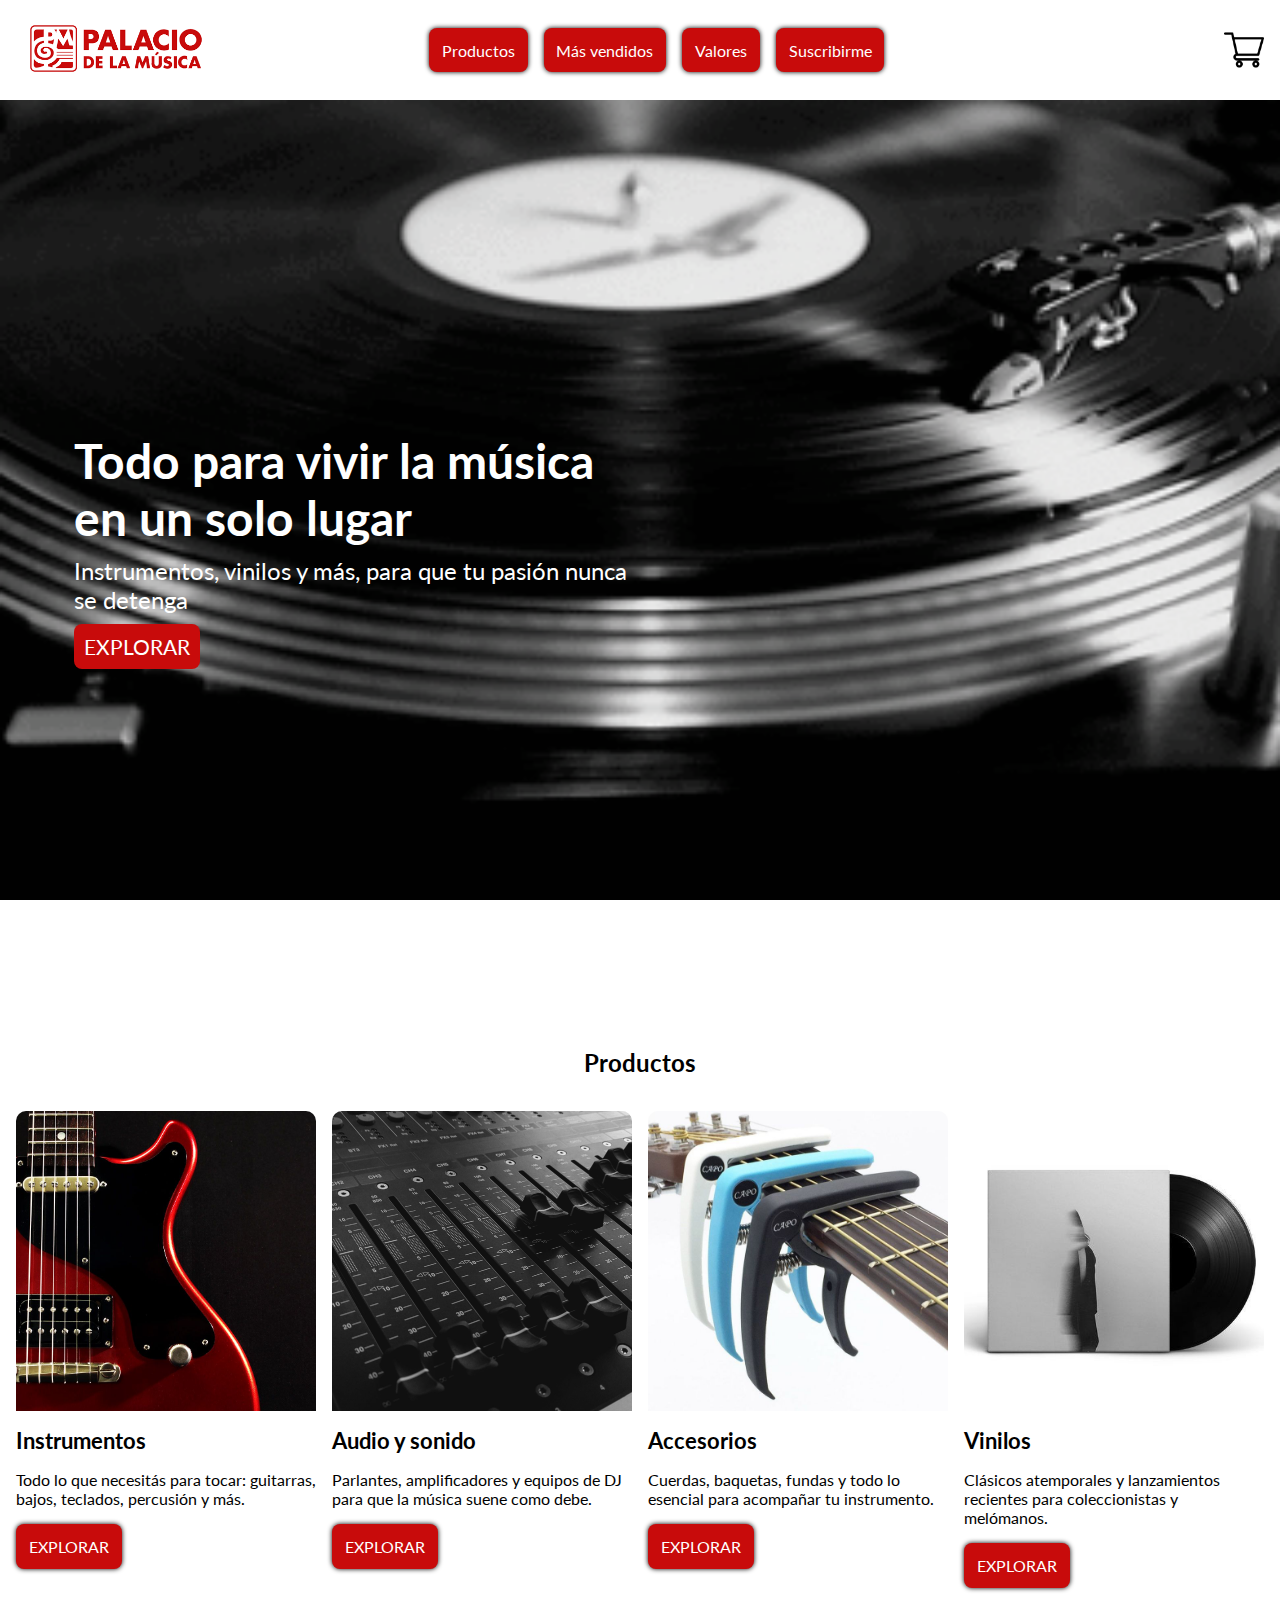
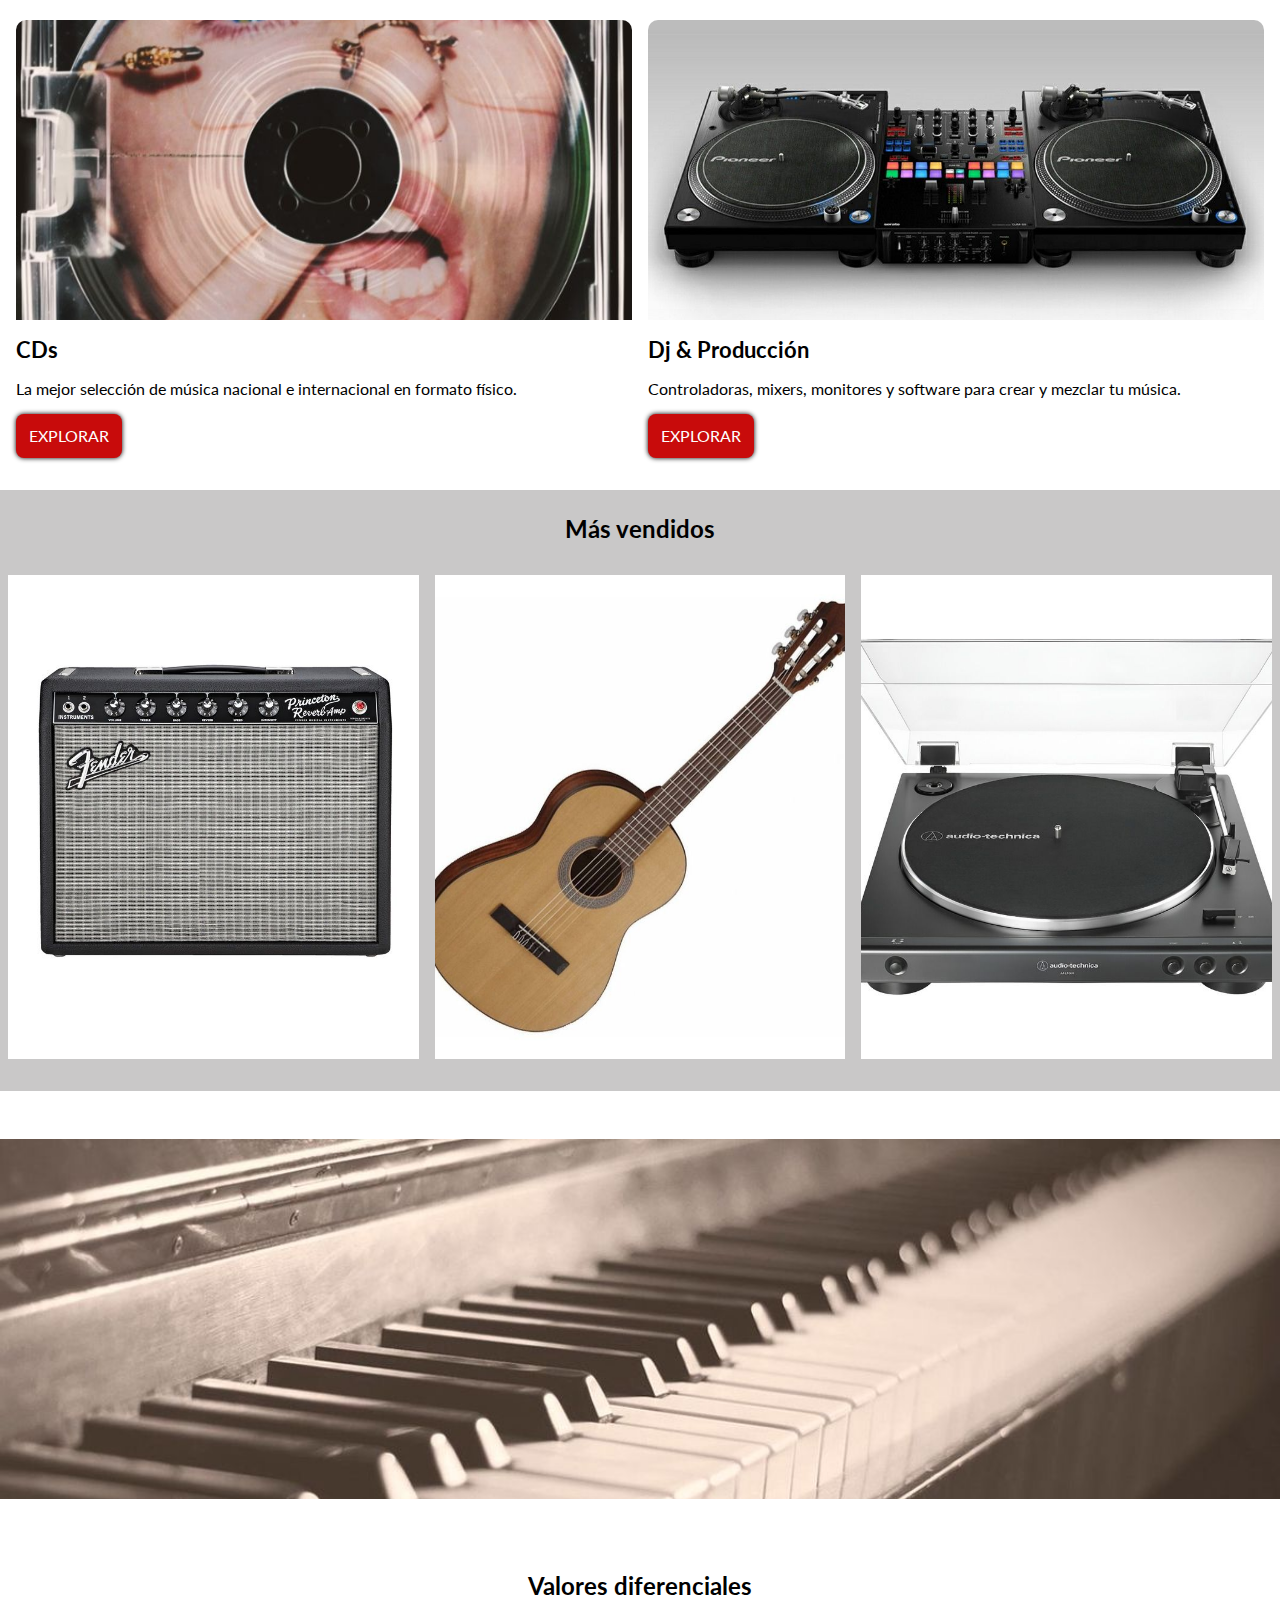
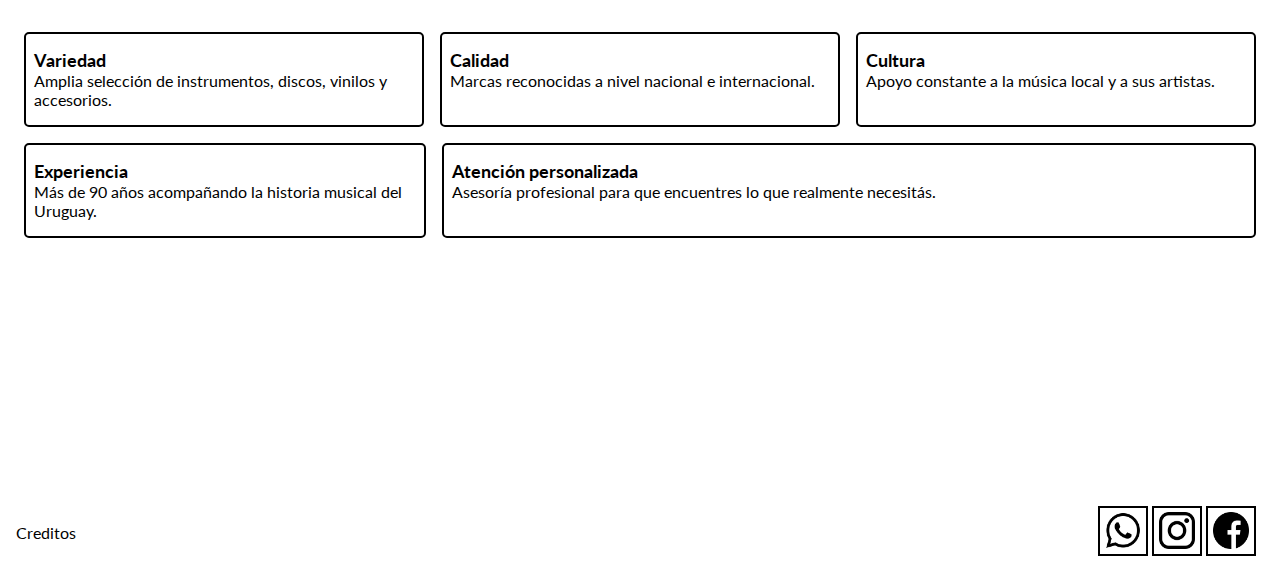
<file: index.html>
<!DOCTYPE html>
<html lang="es">
<head>
    <meta charset="UTF-8">
    <meta name="viewport" content="width=device-width, initial-scale=1.0">
    <title>Document</title>
    <link rel="stylesheet" href="estilos.css">
    
</head>
<body>
    <header>
        <a  href="index.html" class="nav-logo">
            <img id="logo" src="imagenes/logo.png" alt="logo">
        </a>


        <div class="main-nav">
            <nav>
                <a href="#contenedor_1">Productos</a>
                <a href="#contenedor_2">Más vendidos</a>
                <a href="#contenedor_3">Valores</a>
                <a href="">Suscribirme</a>
            </nav>
            <a href="#" class="menu-icon">
                <img id="menu" src="imagenes/menu.png" alt="carrito comprar">
            </a>
            <a href="" >
                <img id="carrito" src="imagenes/carrito-de-compras-2.png" alt="">
            </a>
        </div>
    </header>

    <section id="banner">


  <div id="contenido_banner">
        <h1>Todo para vivir la música en un solo lugar</h1>
        <p id="parrafo_2">Instrumentos, vinilos y más, para que tu pasión nunca se detenga</p>
        <a href="#contenedor_1">EXPLORAR</a>
    </div>

      


    </section>

    <section id="contenedor_1">
    <div id="contendor1_titulo">
        <h2>Productos</h2>
    </div>

    <div id="contenedor1_articles">
        <article class="categorias">
            <img src="imagenes/instrumemntosguitarra.jpg" alt="">
            <h3>Instrumentos</h3>
            <p>Todo lo que necesitás para tocar: guitarras, bajos, teclados, percusión y más.</p>
            <a href="">EXPLORAR</a>
        </article>
        <article class="categorias">
            <img src="imagenes/audioysonido.jpg" alt="">
            <h3>Audio y sonido</h3>
            <p>Parlantes, amplificadores y equipos de DJ para que la música suene como debe.</p>
            <a href="">EXPLORAR</a>
        </article>
        <article class="categorias">
            <img src="imagenes/accesorios.jpg" alt="">
            <h3>Accesorios</h3>
            <p>Cuerdas, baquetas, fundas y todo lo esencial para acompañar tu instrumento.</p>
            <a href="">EXPLORAR</a>
        </article>

        <article class="categorias hasta768">
            <img src="imagenes/vinilos3.jpg" alt="">
            <h3>Vinilos</h3>
            <p>Clásicos atemporales y lanzamientos recientes para coleccionistas y melómanos.</p>
            <a href="">EXPLORAR</a>
        </article>
        <article class="categorias hasta768" id="articulo_grande">
            <img src="imagenes/cds.jpg" alt="">
            <h3>CDs</h3>
            <p>La mejor selección de música nacional e internacional en formato físico.</p>
            <a href="">EXPLORAR</a>


        </article>
        <article class="categorias desde1200">
            <img src="imagenes/vinilos3.jpg" alt="">
            <h3>Vinilos</h3>
            <p>Clásicos atemporales y lanzamientos recientes para coleccionistas y melómanos.</p>
            <a href="">EXPLORAR</a>
        </article>


        <div class="desde768 noDesde1200">
            <article class="categorias">
                <img src="imagenes/vinilos3.jpg" alt="">
                <h3>Vinilos</h3>
                <p>Clásicos atemporales y lanzamientos recientes para coleccionistas y melómanos.</p>
                <a href="">EXPLORAR</a>
            </article>
            <article class="categorias" id="articulo_grande">
                <img src="imagenes/cds.jpg" alt="">
                <h3>CDs</h3>
                <p>La mejor selección de música nacional e internacional en formato físico.</p>
                <a href="">EXPLORAR</a>
            </article>
        </div>



        <div class="desde1200 djYCds">
            <article class="categorias" id="articulo_grande">
                <img src="imagenes/cds.jpg" alt="">
                <h3>CDs</h3>
                <p>La mejor selección de música nacional e internacional en formato físico.</p>
                <a href="">EXPLORAR</a>
            </article>

            <article class="categorias"  id="oculto">
                <img src="imagenes/dj3.jpg" alt="">
                <h3>Dj & Producción</h3>
                <p>Controladoras, mixers, monitores y software para crear y mezclar tu música.</p>
                <a href="">EXPLORAR</a>
            </article>
        </div>
    </div>


    </section>


    <section id="contenedor_2">
        <h2>Más vendidos</h2>

        <div id="contenedor_imagenes">
        <div class="imagenes" >
        <img src="imagenes/amplificador.jpg" alt="amplificador">
       </div>
       <div  class="imagenes">
        <img src="imagenes/guitarraclasica.jpg" alt="guitarra clasica">
       </div>
       <div  class="imagenes" >
        <img src="imagenes/bandejavinilo.jpg" alt="flauta yamaha">
       </div>
        </div>

    </section>

<div id="ultima_imagen">
    
</div>

    <section id="contenedor_3">

       

        <h2>Valores diferenciales</h2>

    <div id="div_para_centrar">
    <div id="articles_no_ocultos">

        <article class="articles_3" class="segundoclass">
            <h3>Variedad</h3>
            <p>Amplia selección de instrumentos, discos, vinilos y accesorios.</p>
        </article>

        <article class="articles_3" class="segundoclass">
            <h3>Calidad</h3>
            <p>Marcas reconocidas a nivel nacional e internacional.</p>
        </article>

        <article class="articles_3" class="segundoclass">
            <h3>Cultura</h3>
            <p>Apoyo constante a la música local y a sus artistas.</p>
        </article>

    </div>
</div>

    <div id="articles_ocultos" >
        <article id="article2_chico" class="segundoclass"> 
            <h3>Experiencia</h3>
            <p>Más de 90 años acompañando la historia musical del Uruguay.</p>
        </article>

        <article id="article2_grande">
            <h3>Atención personalizada</h3>
            <p>Asesoría profesional para que encuentres lo que realmente necesitás.</p>
        </article>
    </div>


        

    
    </section>

    <footer>
        
        <div>
            
        <a href="creditos.html">Creditos</a>
       </div>

       <div>
        <img src="imagenes/whatsapp.png" alt="logo whatsapp">
        <img src="imagenes/logotipo-de-instagram.png" alt="logo instagram">
        <img id="facebook"  src="imagenes/facebook-3.png" alt="logo facebook">
       </div>
    
    </footer>



</body>
</html>
</file>
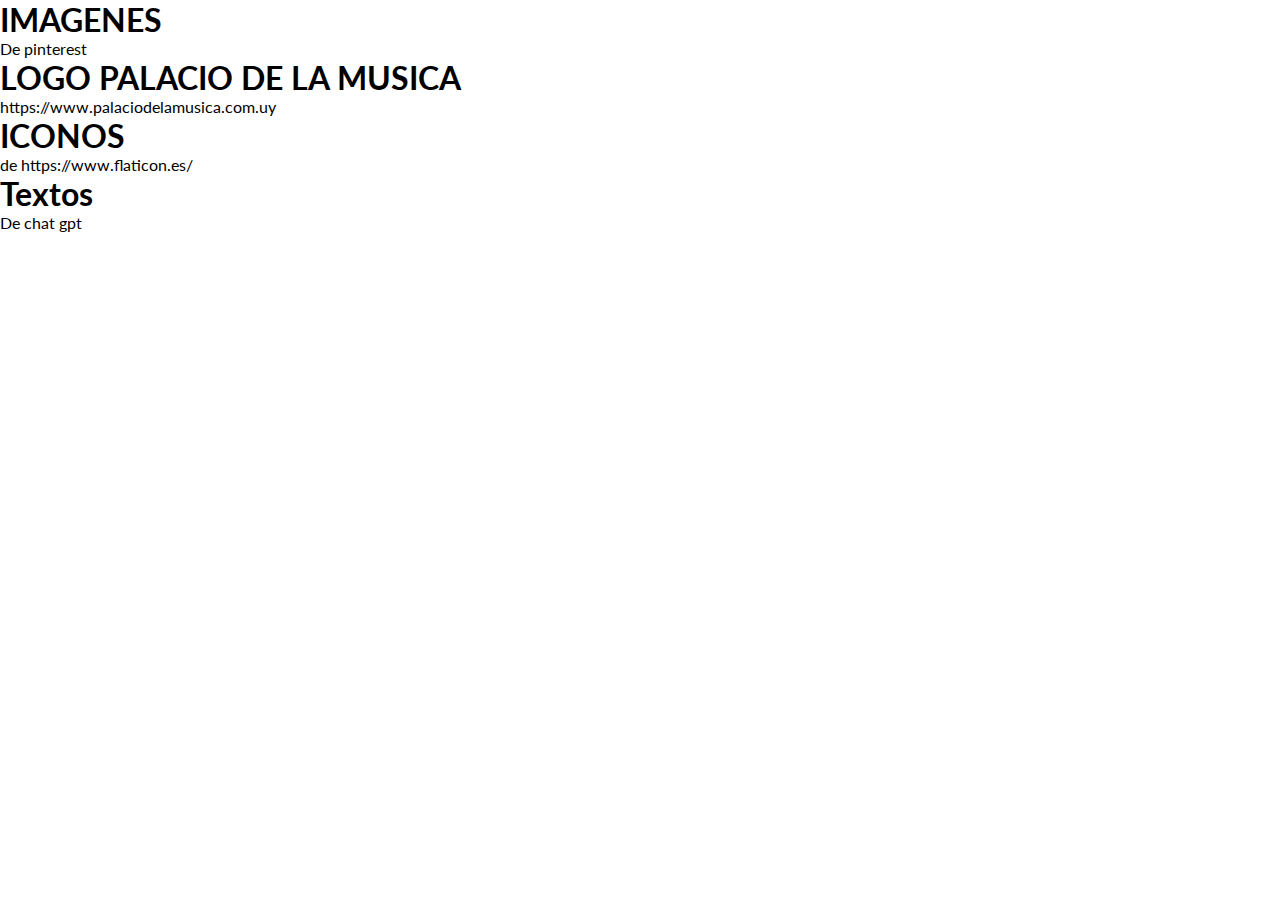
<file: creditos.html>
<!DOCTYPE html>
<html lang="es">
<head>
    <meta charset="UTF-8">
    <meta name="viewport" content="width=device-width, initial-scale=1.0">
    <title>Creditos</title>
    <link rel="stylesheet" href="estilos.css">
</head>
<body>
    <h1>IMAGENES</h1>
    <p>De pinterest</p>
    
    <h1>LOGO PALACIO DE LA MUSICA</h1>
    <p>https://www.palaciodelamusica.com.uy</p>

    <h1>ICONOS</h1>
    <p>de https://www.flaticon.es/</p>

    <h1>Textos</h1>
    <p>De chat gpt</p>
   
   
</body>
</html>
</file>
<file: estilos.css>
@import url('https://fonts.googleapis.com/css2?family=Lato:ital,wght@0,100;0,300;0,400;0,700;0,900;1,100;1,300;1,400;1,700;1,900&display=swap');
*{
    margin: 0;
    padding: 0;
    box-sizing: border-box;
    font-family: "Lato", sans-serif;
    text-decoration: none;
    scroll-behavior: smooth;
}

:root{
    --principal: white;
    --secundario: #C80B0B;
    --hover: rgb(101, 0, 0);


}

header{
    background-color: var(--principal);
    display: flex;
    justify-content: space-between;
    padding: 0 1em;
    height: 100px;
    align-items: center;

    
}

#logo{
    width: 200px;
    

}

#carrito{
    display: none;
}

#menu{
width: 40px;
}

header .nav-logo {
    flex-grow: 1;
}

header .main-nav {
    display: flex;
    justify-content: space-between;
    align-items: center;
    gap: 10px;
}

header .main-nav nav {
    display: none;

}

header .main-nav .menu-icon {
    padding-top: 10px;
}

header nav a{
    background-color: var(--secundario);
    padding: 0.8em;
    border-radius: 8px;
    color: var(--principal);
    box-shadow: 0px 0px 5px 0px rgb(0, 0, 0);
    transition: 0.3s;

}

header nav a:hover{
    background-color: var(--hover);
}

#banner{
    background-image: url(imagenes/GIF.gif) ;
    height: 100vh;
    background-repeat: no-repeat;
    background-size: cover;
    background-position: center;
    background-attachment: fixed;

    

}



#contenido_banner{
    height: 100vh;
    display: flex;
    flex-direction: column;
    justify-content: center;
    align-items: flex-start;
    padding: 10px;
    gap: 10px;
    max-width: 500px;
    margin-left: 1em;


    

    
}

#banner h1{
 color: var(--principal);
 font-size: 2em;
 font-weight: bold;
 
}

#parrafo_2{
 color: var(--principal);   
 font-size: 1em;
}

#banner a{
    color: var(--principal);
    background-color: var(--secundario);
    padding: 10px;
    border-radius: 8px;
    
}

#banner a:hover{
background-color: var(--hover);
}

#contenedor_1{
    margin: 0 auto;
    padding: 0 1em;
    max-width: 1280px;
   
}

#contenedor_1 h2{
    text-align: center;
    padding-top: 2em;
    padding-bottom: 0.75em;
    font-size: 1.5em;
}


#contenedor1_articles{
    display: flex;
    flex-wrap: wrap;
    gap: 1em;
    justify-content: center;


}


#contenedor_1 img{
    width: 100%;
    height: 300px;
    object-fit: cover;
    border-radius: 10px 10px 0 0;

}

#contenedor_1 h3{
    font-size: 1.4em;
}

.categorias {
    width: 47%;
    display: flex;
    flex-direction: column;
    gap: 1em;
    align-items: flex-start;
    padding-top: 1em;

}

.categorias a{
    color: var(--principal);
    background-color: var(--secundario);
    padding: 0.8em;
    border-radius: 8px;
    box-shadow: 0px 0px 5px 0px rgb(0, 0, 0);
    transition: 0.3s;


}

.categorias a:hover{
    background-color: var(--hover);
    
}

#articulo_grande{
    flex-grow: 1;
    width: 47%;
}

#oculto{
    display: none;
}

.desde768 {
    display: none;
}

 .hasta768 {
    display: flex;
 }

 .hasta1200 {
    display: flex;
    flex-direction: row;
 }

 .desde1200 {
    display: none;
 }


#contenedor_2{
    background-color: rgb(201, 200, 200);
    width: 100%;
    margin-top: 2em;
    
}

#contenedor_2 h2{
    color: black;
    font-size: 1.5em;
    padding: 1em;
}

#contendor_imagenes{
     width: 100%;
    
    
}

#contenedor_imagenes img{
    height: 500px;
    width: 100%;
    object-fit: cover;
    padding: 0.5em;
   
   
    

}
 .imagenes{
    display: flex;
    justify-content: center;
    margin: 0 auto;
    
 }

 #contenedor_3{
    max-width: 1280px;
    margin: 0 auto;
    padding: 0 1em;
    height: 60vh;
   
 }

 #ultima_imagen{
    display: none;
 }
 
 #contenedor_3 h2{
  text-align: center;
  padding: 1em;
  
 }

 #div_para_centrar{
    display: flex;
    justify-content: center;
 }

 #articles_no_ocultos{
    display: flex;
    flex-direction: column;
    justify-content: flex-start;

 }

 #articles_ocultos{
  display: none;
 }

 #contenedor_3 article{
 border: 2px solid black;
 margin: 0.5em;
 border-radius: 5px;
 padding: 1em 0.5em;
 }

 #contenedor_3 article h3{
    font-size: 1.1em;

  
 }

 #contenedor_3 article p{
    font-size: 1em;
 }

 footer{
    display: flex;
    justify-content: space-between;
    align-items: center;
    height: 10vh;
  
 }

footer a{
    margin: 1em;
    color: black;
}

 footer img{
    width: 50px;
    border: 2px solid black;
    padding: 0.3em;
    
 }

 #facebook{
    margin-right: 1.5em;
 }


@media all and (min-width: 768px){

    header nav{
        display: flex;
        gap: 1em;
        
    }

    header .main-nav nav {
        display: flex;
    }

    #menu{
        display: none;
    }

    #carrito{
        display: flex;
        width: 40px;
    }

   #contenido_banner{
    margin-left: 4em;
}

#contenido_banner h1{
 font-size: 2.5em;
}

#contenido_banner p{
    font-size: 1.2em;
}

#contenido_banner a{
    font-size: 1.1em;
}


    .categorias{
        flex-grow:1 ;
        flex-basis: 200px;
        
    }

    .hasta768 {
        display: none;
    }

    .desde768 {
        display: flex;
        gap: 1em;
    }

   
    

    #articulo_grande{
        flex-grow: 3;
    }

    #contenedor_imagenes{
        display: flex;
       

    }

    #contenedor_imagenes{
    padding-bottom: 1.5em;
    }


    #articles_no_ocultos{
        display: flex;
        flex-direction: row;
        justify-content: center;
        
        
        
    }

    #articles_ocultos{
        display: flex;
        justify-content: center;
        
      
        
    }

    .articles_3{
    flex:1;
  
    }

    .segundoclass{
        flex-basis: 30%;
    }
    

   #article2_chico{
    flex-basis: 34.5%;
   }

    #article2_grande{
    flex-basis: 70%;
    
  
    }

}

@media all and (min-width: 1200px){
    header .main-nav {
        flex-grow: 1.5;
        flex-shrink: 0;
    }

    #contenido_banner{
       max-width: 600px;

    }

    #contenido_banner h1{
        font-size: 3em;
       }
       
       #contenido_banner p{
           font-size: 1.5em;
       }
       
       #contenido_banner a{
           font-size: 1.3em;
       }

    .categorias{
        flex-basis: 200px;
    }

    .hasta1200 {
        display: none;
    }

    .desde1200 {
        display: flex;
        width: 100%;
        gap: 1em;
    }

    .noDesde1200 {
        display: none
    }

    .djYCds {
        display: flex;
        flex-direction: row;
        justify-content: space-between;
    }

    #contenedor_2 h2{
        text-align: center;
    }



   #oculto{
        display: flex;
        flex-grow: 3;
        
    }

    #ultima_imagen{
    display: flex;
    background-image: url(imagenes/ultimaimagen.jpg);
    height: 40vh;
    background-repeat: no-repeat;
    background-size: cover;
    margin: 3em 0;


    }


   

    
    }
</file>
